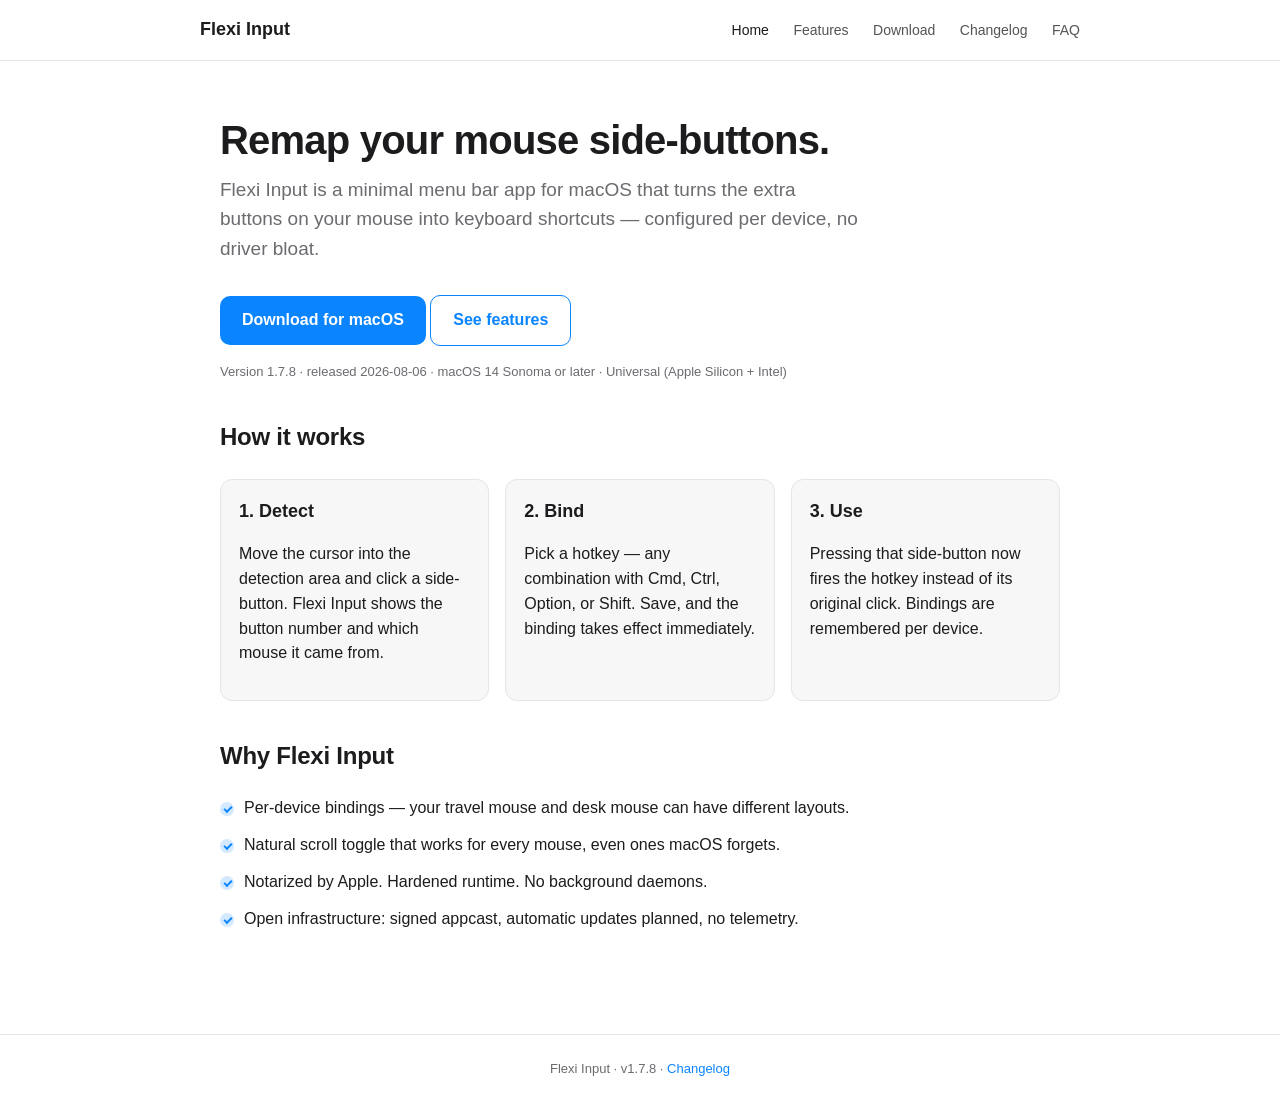
<file: index.html>
<!doctype html>
<html lang="en">
<head>
    <meta charset="utf-8">
    <meta name="viewport" content="width=device-width, initial-scale=1">
    <title>Flexi Input — remap mouse side-buttons to any hotkey</title>
    <meta name="description" content="A tiny menu bar app for macOS that turns your mouse side-buttons into keyboard shortcuts, per device.">
    <link rel="stylesheet" href="styles.css">
</head>
<body>
    <header class="site">
        <div class="inner">
            <a class="brand" href="./">Flexi Input</a>
            <nav>
                <a href="./" class="active">Home</a>
                <a href="features.html">Features</a>
                <a href="download.html">Download</a>
                <a href="changelog.html">Changelog</a>
                <a href="faq.html">FAQ</a>
            </nav>
        </div>
    </header>

    <main class="container">
        <h1>Remap your mouse side-buttons.</h1>
        <p class="lede">Flexi Input is a minimal menu bar app for macOS that turns the extra buttons on your mouse into keyboard shortcuts — configured per device, no driver bloat.</p>

        <p>
            <a class="cta" href="https://github.com/duypv/flexiinput/releases/download/v1.7.8/FlexiInput-1.7.8.dmg">Download for macOS</a>
            <a class="cta secondary" href="features.html">See features</a>
        </p>
        <p class="meta">Version 1.7.8 · released 2026-08-06 · macOS 14 Sonoma or later · Universal (Apple Silicon + Intel)</p>

        <h2>How it works</h2>
        <div class="cards">
            <div class="card">
                <h3>1. Detect</h3>
                <p>Move the cursor into the detection area and click a side-button. Flexi Input shows the button number and which mouse it came from.</p>
            </div>
            <div class="card">
                <h3>2. Bind</h3>
                <p>Pick a hotkey — any combination with Cmd, Ctrl, Option, or Shift. Save, and the binding takes effect immediately.</p>
            </div>
            <div class="card">
                <h3>3. Use</h3>
                <p>Pressing that side-button now fires the hotkey instead of its original click. Bindings are remembered per device.</p>
            </div>
        </div>

        <h2>Why Flexi Input</h2>
        <ul class="checks">
            <li>Per-device bindings — your travel mouse and desk mouse can have different layouts.</li>
            <li>Natural scroll toggle that works for every mouse, even ones macOS forgets.</li>
            <li>Notarized by Apple. Hardened runtime. No background daemons.</li>
            <li>Open infrastructure: signed appcast, automatic updates planned, no telemetry.</li>
        </ul>
    </main>

    <footer class="site">
        Flexi Input · v1.7.8 · <a href="changelog.html">Changelog</a>
    </footer>
</body>
</html>
</file>
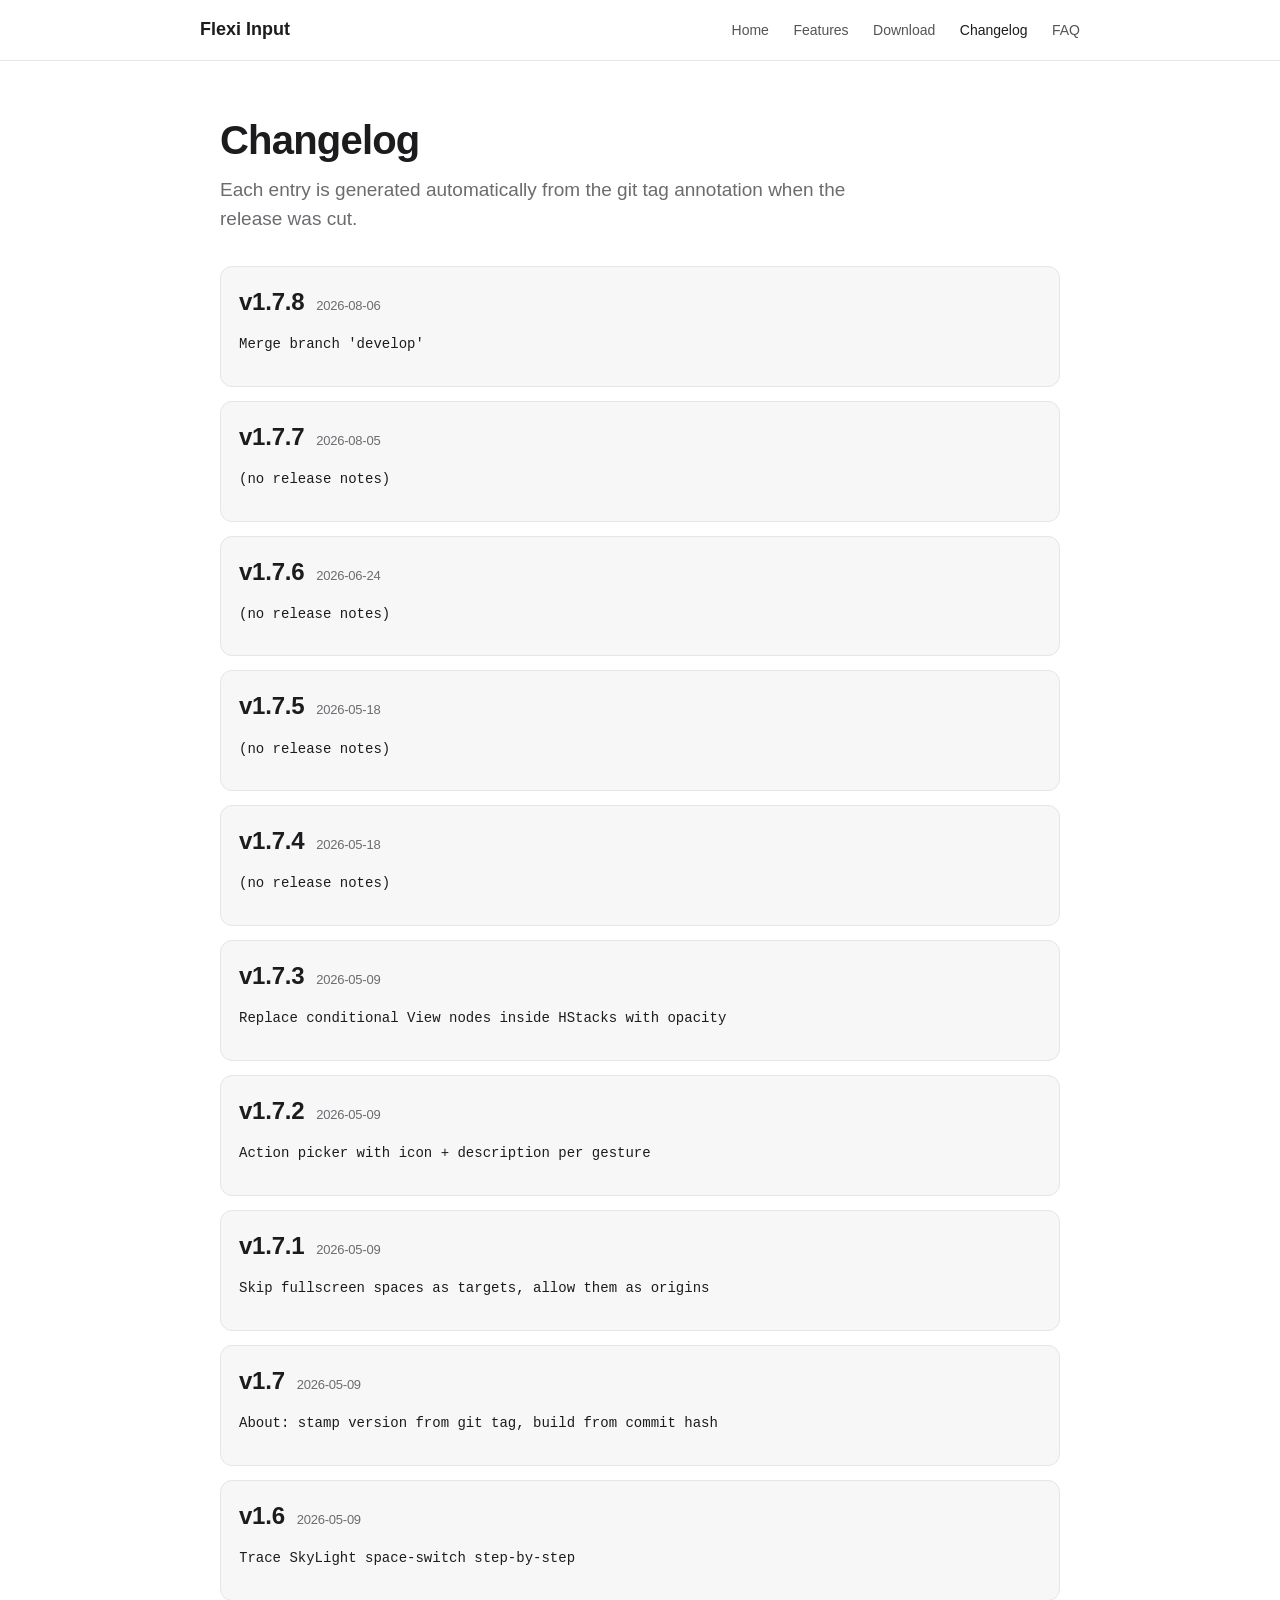
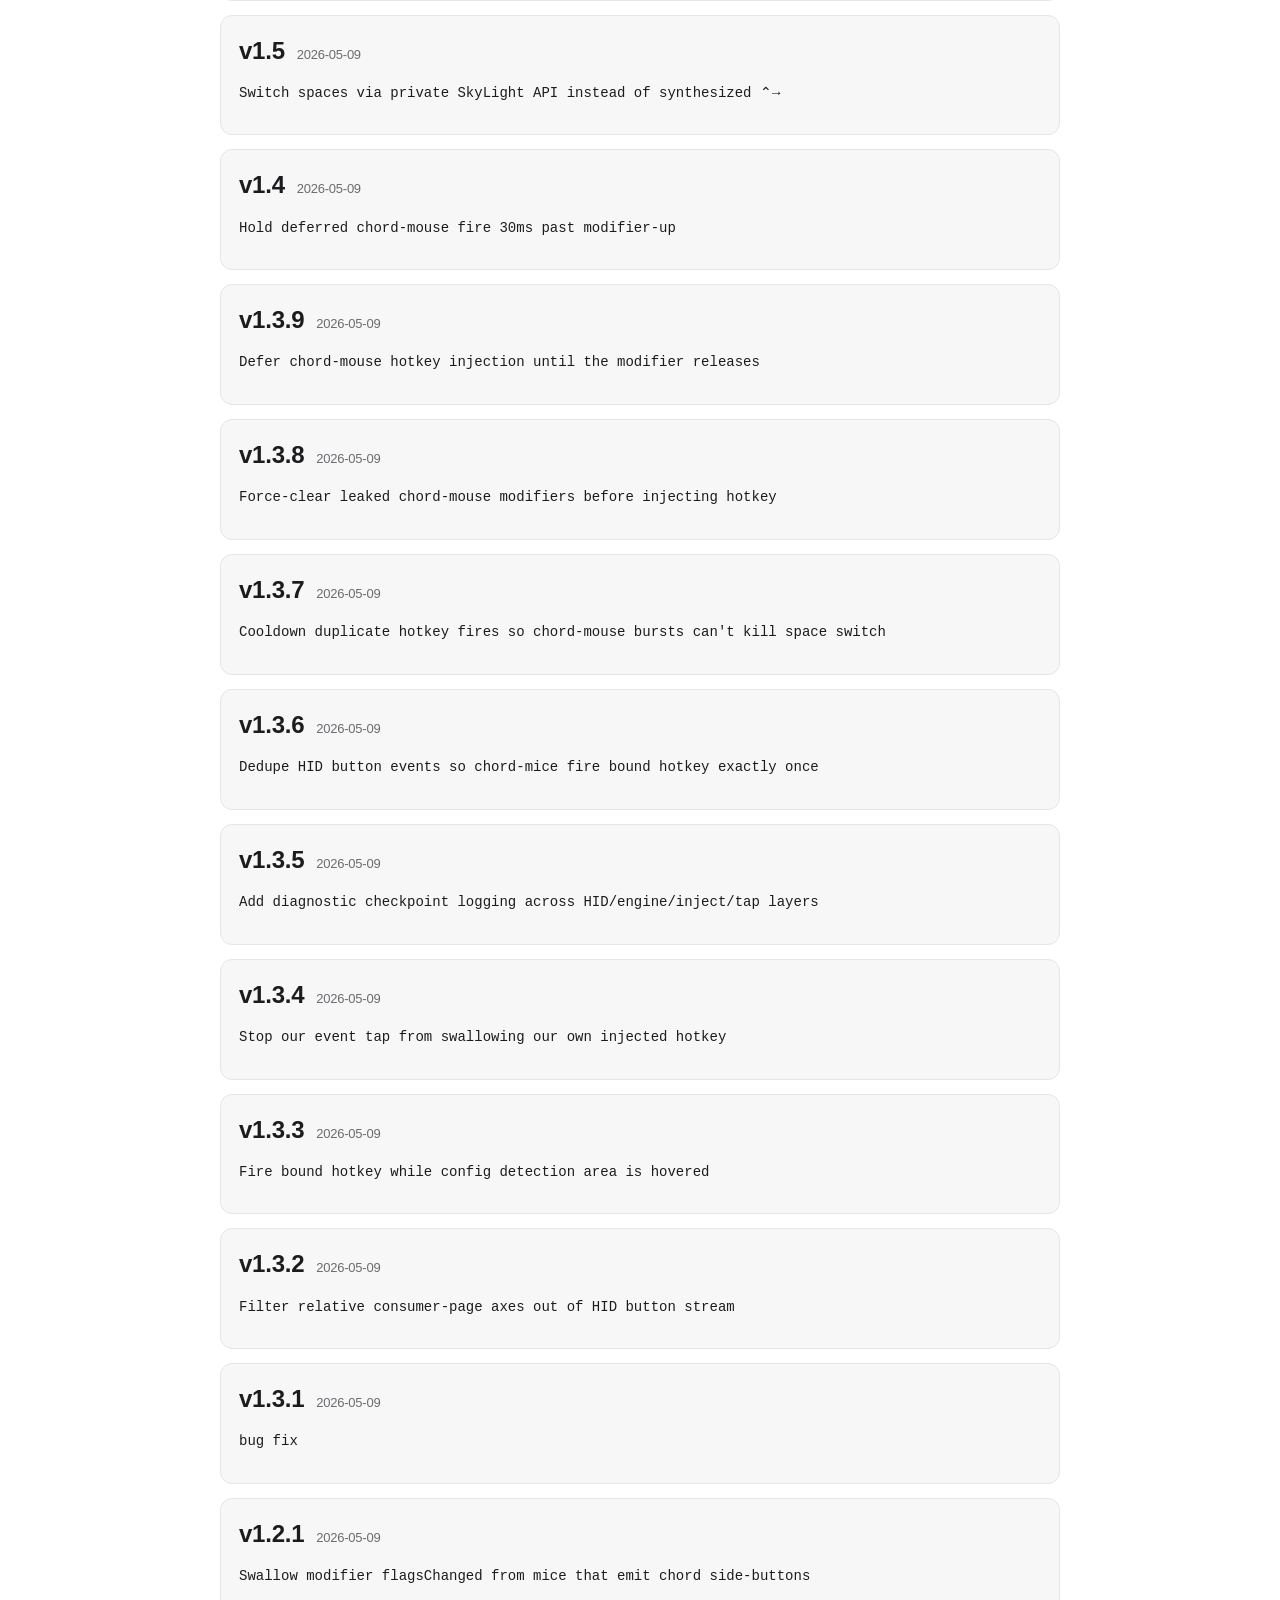
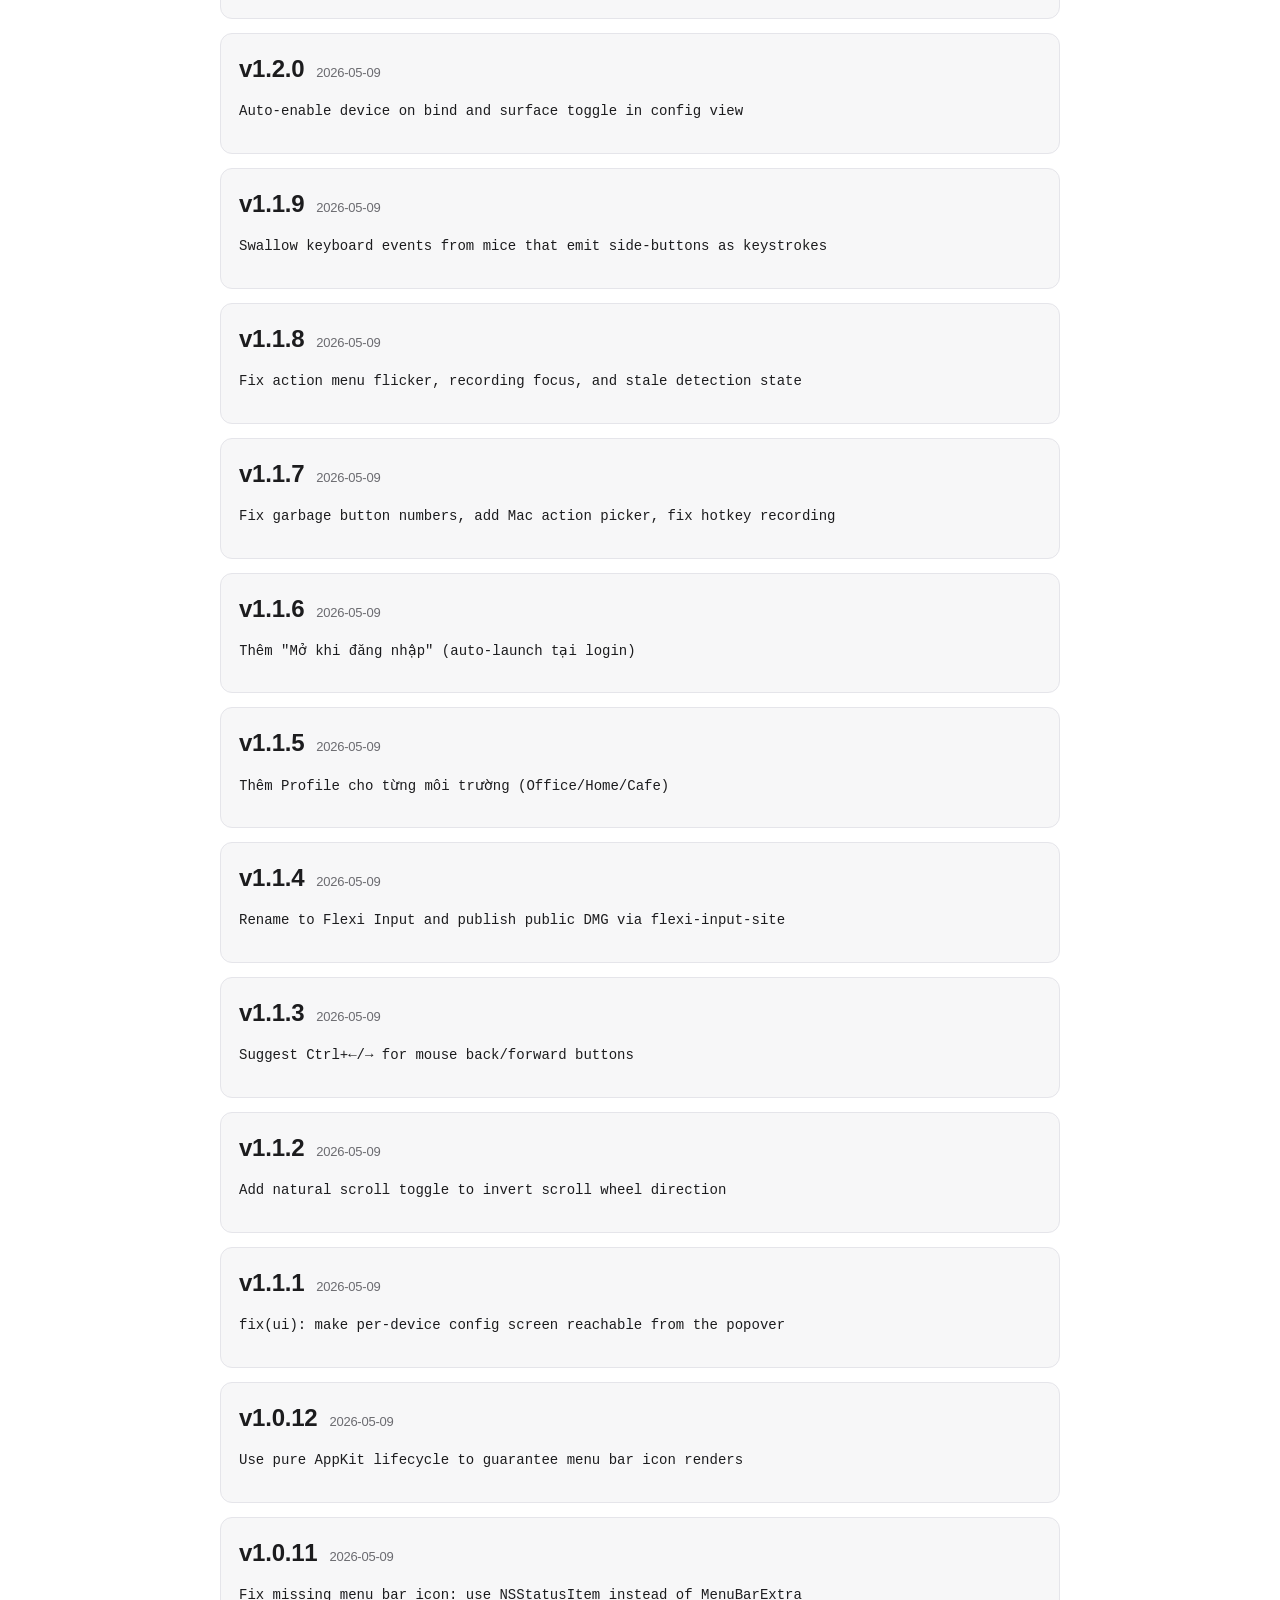
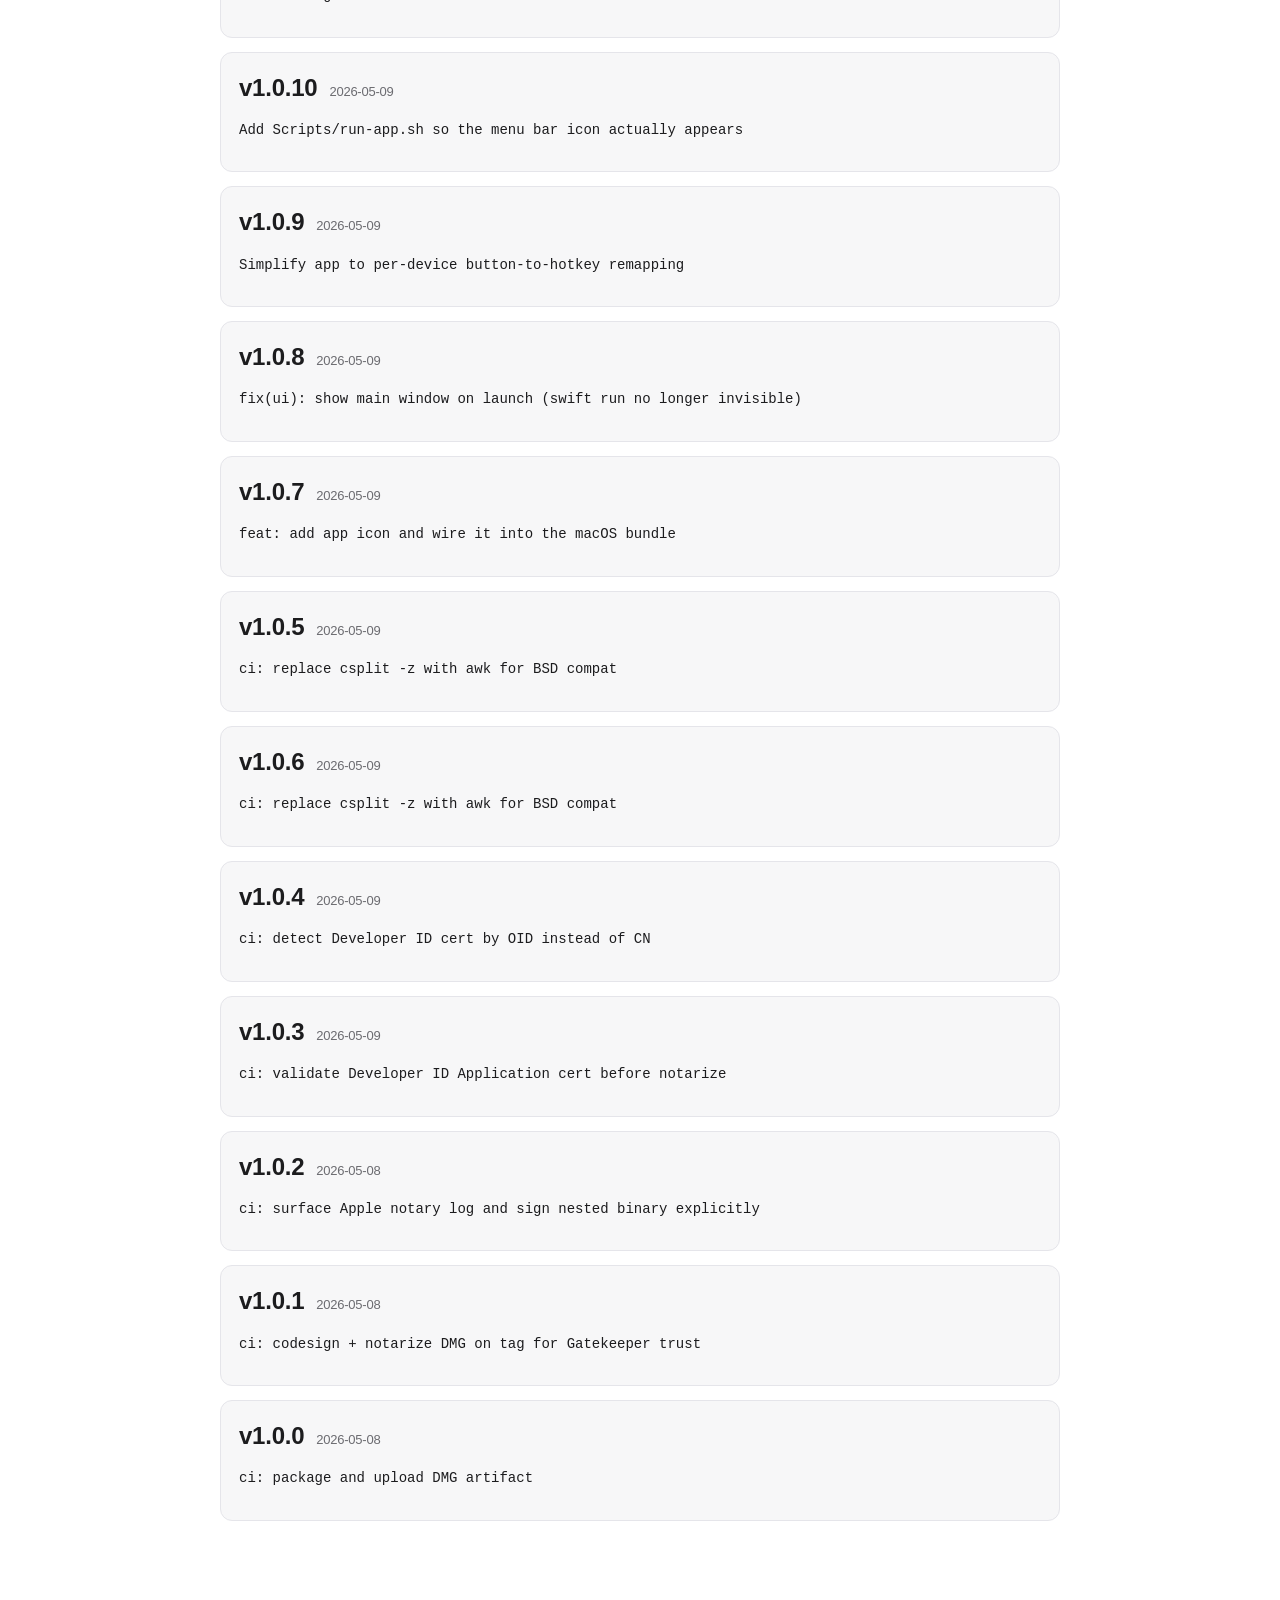
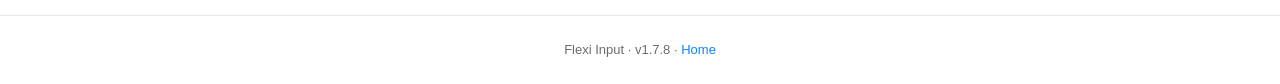
<file: changelog.html>
<!doctype html>
<html lang="en">
<head>
    <meta charset="utf-8">
    <meta name="viewport" content="width=device-width, initial-scale=1">
    <title>Changelog — Flexi Input</title>
    <link rel="stylesheet" href="styles.css">
</head>
<body>
    <header class="site">
        <div class="inner">
            <a class="brand" href="./">Flexi Input</a>
            <nav>
                <a href="./">Home</a>
                <a href="features.html">Features</a>
                <a href="download.html">Download</a>
                <a href="changelog.html" class="active">Changelog</a>
                <a href="faq.html">FAQ</a>
            </nav>
        </div>
    </header>

    <main class="container">
        <h1>Changelog</h1>
        <p class="lede">Each entry is generated automatically from the git tag annotation when the release was cut.</p>

        <section class="release"><h2>v1.7.8 <small>2026-08-06</small></h2><pre>Merge branch &#x27;develop&#x27;</pre></section>
<section class="release"><h2>v1.7.7 <small>2026-08-05</small></h2><pre>(no release notes)</pre></section>
<section class="release"><h2>v1.7.6 <small>2026-06-24</small></h2><pre>(no release notes)</pre></section>
<section class="release"><h2>v1.7.5 <small>2026-05-18</small></h2><pre>(no release notes)</pre></section>
<section class="release"><h2>v1.7.4 <small>2026-05-18</small></h2><pre>(no release notes)</pre></section>
<section class="release"><h2>v1.7.3 <small>2026-05-09</small></h2><pre>Replace conditional View nodes inside HStacks with opacity</pre></section>
<section class="release"><h2>v1.7.2 <small>2026-05-09</small></h2><pre>Action picker with icon + description per gesture</pre></section>
<section class="release"><h2>v1.7.1 <small>2026-05-09</small></h2><pre>Skip fullscreen spaces as targets, allow them as origins</pre></section>
<section class="release"><h2>v1.7 <small>2026-05-09</small></h2><pre>About: stamp version from git tag, build from commit hash</pre></section>
<section class="release"><h2>v1.6 <small>2026-05-09</small></h2><pre>Trace SkyLight space-switch step-by-step</pre></section>
<section class="release"><h2>v1.5 <small>2026-05-09</small></h2><pre>Switch spaces via private SkyLight API instead of synthesized ⌃→</pre></section>
<section class="release"><h2>v1.4 <small>2026-05-09</small></h2><pre>Hold deferred chord-mouse fire 30ms past modifier-up</pre></section>
<section class="release"><h2>v1.3.9 <small>2026-05-09</small></h2><pre>Defer chord-mouse hotkey injection until the modifier releases</pre></section>
<section class="release"><h2>v1.3.8 <small>2026-05-09</small></h2><pre>Force-clear leaked chord-mouse modifiers before injecting hotkey</pre></section>
<section class="release"><h2>v1.3.7 <small>2026-05-09</small></h2><pre>Cooldown duplicate hotkey fires so chord-mouse bursts can&#x27;t kill space switch</pre></section>
<section class="release"><h2>v1.3.6 <small>2026-05-09</small></h2><pre>Dedupe HID button events so chord-mice fire bound hotkey exactly once</pre></section>
<section class="release"><h2>v1.3.5 <small>2026-05-09</small></h2><pre>Add diagnostic checkpoint logging across HID/engine/inject/tap layers</pre></section>
<section class="release"><h2>v1.3.4 <small>2026-05-09</small></h2><pre>Stop our event tap from swallowing our own injected hotkey</pre></section>
<section class="release"><h2>v1.3.3 <small>2026-05-09</small></h2><pre>Fire bound hotkey while config detection area is hovered</pre></section>
<section class="release"><h2>v1.3.2 <small>2026-05-09</small></h2><pre>Filter relative consumer-page axes out of HID button stream</pre></section>
<section class="release"><h2>v1.3.1 <small>2026-05-09</small></h2><pre>bug fix</pre></section>
<section class="release"><h2>v1.2.1 <small>2026-05-09</small></h2><pre>Swallow modifier flagsChanged from mice that emit chord side-buttons</pre></section>
<section class="release"><h2>v1.2.0 <small>2026-05-09</small></h2><pre>Auto-enable device on bind and surface toggle in config view</pre></section>
<section class="release"><h2>v1.1.9 <small>2026-05-09</small></h2><pre>Swallow keyboard events from mice that emit side-buttons as keystrokes</pre></section>
<section class="release"><h2>v1.1.8 <small>2026-05-09</small></h2><pre>Fix action menu flicker, recording focus, and stale detection state</pre></section>
<section class="release"><h2>v1.1.7 <small>2026-05-09</small></h2><pre>Fix garbage button numbers, add Mac action picker, fix hotkey recording</pre></section>
<section class="release"><h2>v1.1.6 <small>2026-05-09</small></h2><pre>Thêm &quot;Mở khi đăng nhập&quot; (auto-launch tại login)</pre></section>
<section class="release"><h2>v1.1.5 <small>2026-05-09</small></h2><pre>Thêm Profile cho từng môi trường (Office/Home/Cafe)</pre></section>
<section class="release"><h2>v1.1.4 <small>2026-05-09</small></h2><pre>Rename to Flexi Input and publish public DMG via flexi-input-site</pre></section>
<section class="release"><h2>v1.1.3 <small>2026-05-09</small></h2><pre>Suggest Ctrl+←/→ for mouse back/forward buttons</pre></section>
<section class="release"><h2>v1.1.2 <small>2026-05-09</small></h2><pre>Add natural scroll toggle to invert scroll wheel direction</pre></section>
<section class="release"><h2>v1.1.1 <small>2026-05-09</small></h2><pre>fix(ui): make per-device config screen reachable from the popover</pre></section>
<section class="release"><h2>v1.0.12 <small>2026-05-09</small></h2><pre>Use pure AppKit lifecycle to guarantee menu bar icon renders</pre></section>
<section class="release"><h2>v1.0.11 <small>2026-05-09</small></h2><pre>Fix missing menu bar icon: use NSStatusItem instead of MenuBarExtra</pre></section>
<section class="release"><h2>v1.0.10 <small>2026-05-09</small></h2><pre>Add Scripts/run-app.sh so the menu bar icon actually appears</pre></section>
<section class="release"><h2>v1.0.9 <small>2026-05-09</small></h2><pre>Simplify app to per-device button-to-hotkey remapping</pre></section>
<section class="release"><h2>v1.0.8 <small>2026-05-09</small></h2><pre>fix(ui): show main window on launch (swift run no longer invisible)</pre></section>
<section class="release"><h2>v1.0.7 <small>2026-05-09</small></h2><pre>feat: add app icon and wire it into the macOS bundle</pre></section>
<section class="release"><h2>v1.0.5 <small>2026-05-09</small></h2><pre>ci: replace csplit -z with awk for BSD compat</pre></section>
<section class="release"><h2>v1.0.6 <small>2026-05-09</small></h2><pre>ci: replace csplit -z with awk for BSD compat</pre></section>
<section class="release"><h2>v1.0.4 <small>2026-05-09</small></h2><pre>ci: detect Developer ID cert by OID instead of CN</pre></section>
<section class="release"><h2>v1.0.3 <small>2026-05-09</small></h2><pre>ci: validate Developer ID Application cert before notarize</pre></section>
<section class="release"><h2>v1.0.2 <small>2026-05-08</small></h2><pre>ci: surface Apple notary log and sign nested binary explicitly</pre></section>
<section class="release"><h2>v1.0.1 <small>2026-05-08</small></h2><pre>ci: codesign + notarize DMG on tag for Gatekeeper trust</pre></section>
<section class="release"><h2>v1.0.0 <small>2026-05-08</small></h2><pre>ci: package and upload DMG artifact</pre></section>
    </main>

    <footer class="site">
        Flexi Input · v1.7.8 · <a href="./">Home</a>
    </footer>
</body>
</html>
</file>
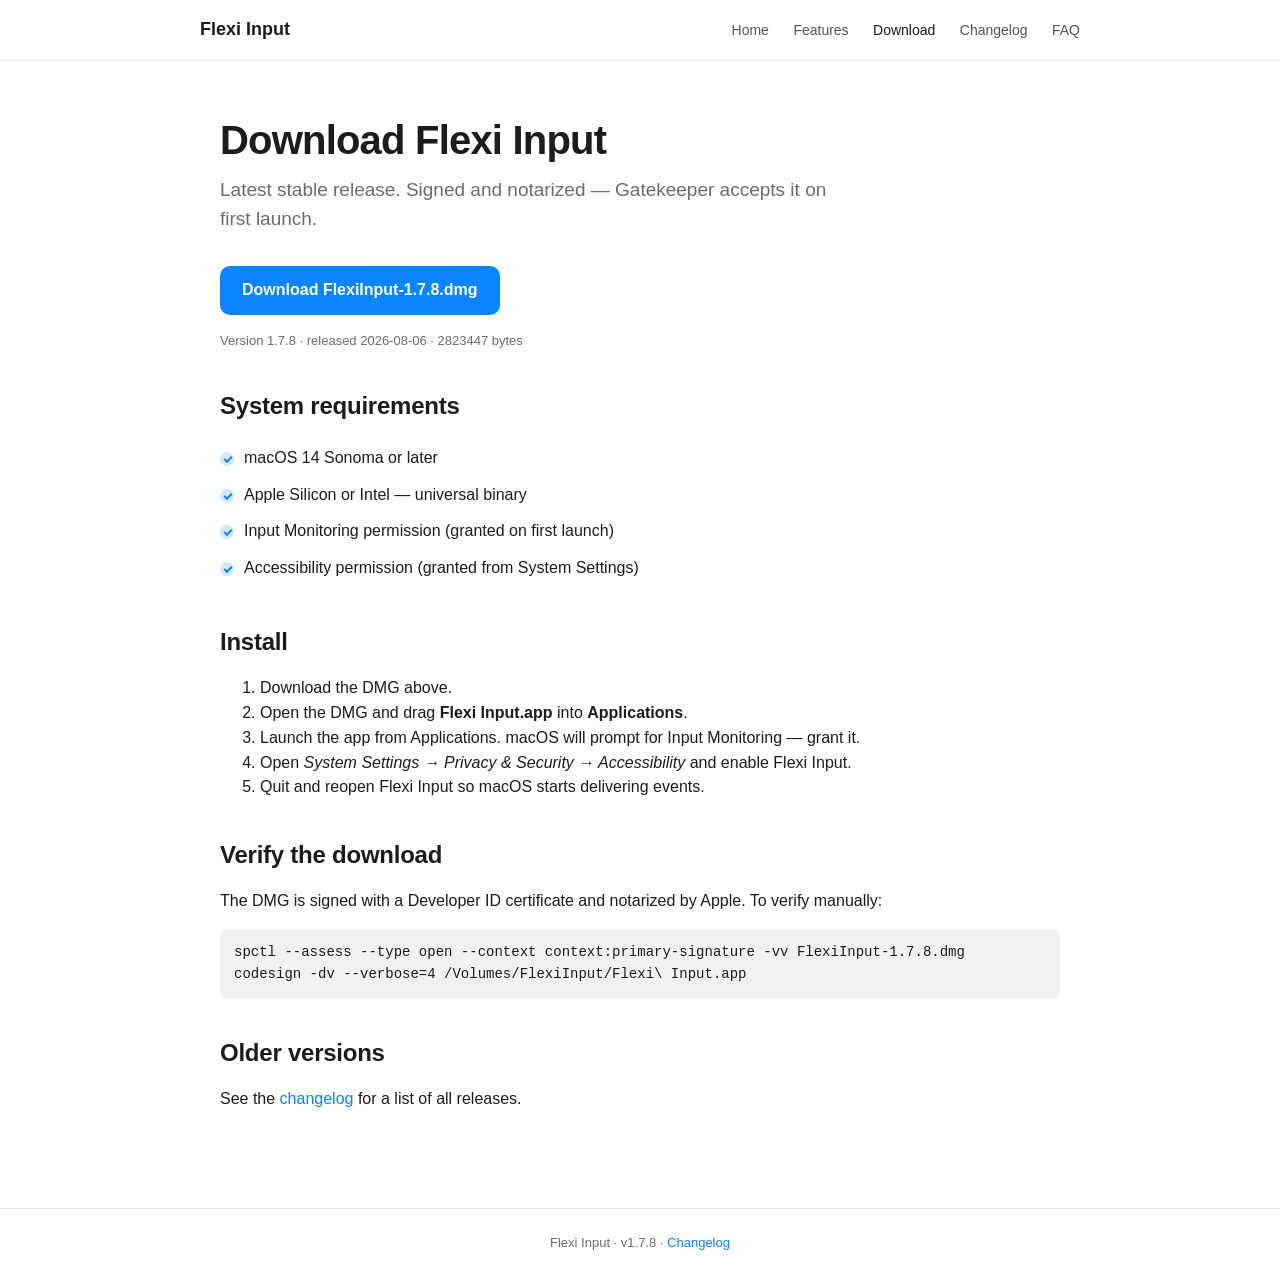
<file: download.html>
<!doctype html>
<html lang="en">
<head>
    <meta charset="utf-8">
    <meta name="viewport" content="width=device-width, initial-scale=1">
    <title>Download — Flexi Input</title>
    <link rel="stylesheet" href="styles.css">
</head>
<body>
    <header class="site">
        <div class="inner">
            <a class="brand" href="./">Flexi Input</a>
            <nav>
                <a href="./">Home</a>
                <a href="features.html">Features</a>
                <a href="download.html" class="active">Download</a>
                <a href="changelog.html">Changelog</a>
                <a href="faq.html">FAQ</a>
            </nav>
        </div>
    </header>

    <main class="container">
        <h1>Download Flexi Input</h1>
        <p class="lede">Latest stable release. Signed and notarized — Gatekeeper accepts it on first launch.</p>

        <p>
            <a class="cta" href="https://github.com/duypv/flexiinput/releases/download/v1.7.8/FlexiInput-1.7.8.dmg">Download FlexiInput-1.7.8.dmg</a>
        </p>
        <p class="meta">Version 1.7.8 · released 2026-08-06 · 2823447 bytes</p>

        <h2>System requirements</h2>
        <ul class="checks">
            <li>macOS 14 Sonoma or later</li>
            <li>Apple Silicon or Intel — universal binary</li>
            <li>Input Monitoring permission (granted on first launch)</li>
            <li>Accessibility permission (granted from System Settings)</li>
        </ul>

        <h2>Install</h2>
        <ol>
            <li>Download the DMG above.</li>
            <li>Open the DMG and drag <strong>Flexi Input.app</strong> into <strong>Applications</strong>.</li>
            <li>Launch the app from Applications. macOS will prompt for Input Monitoring — grant it.</li>
            <li>Open <em>System Settings → Privacy &amp; Security → Accessibility</em> and enable Flexi Input.</li>
            <li>Quit and reopen Flexi Input so macOS starts delivering events.</li>
        </ol>

        <h2>Verify the download</h2>
        <p>The DMG is signed with a Developer ID certificate and notarized by Apple. To verify manually:</p>
<pre><code>spctl --assess --type open --context context:primary-signature -vv FlexiInput-1.7.8.dmg
codesign -dv --verbose=4 /Volumes/FlexiInput/Flexi\ Input.app</code></pre>

        <h2>Older versions</h2>
        <p>See the <a href="changelog.html">changelog</a> for a list of all releases.</p>
    </main>

    <footer class="site">
        Flexi Input · v1.7.8 · <a href="changelog.html">Changelog</a>
    </footer>
</body>
</html>
</file>
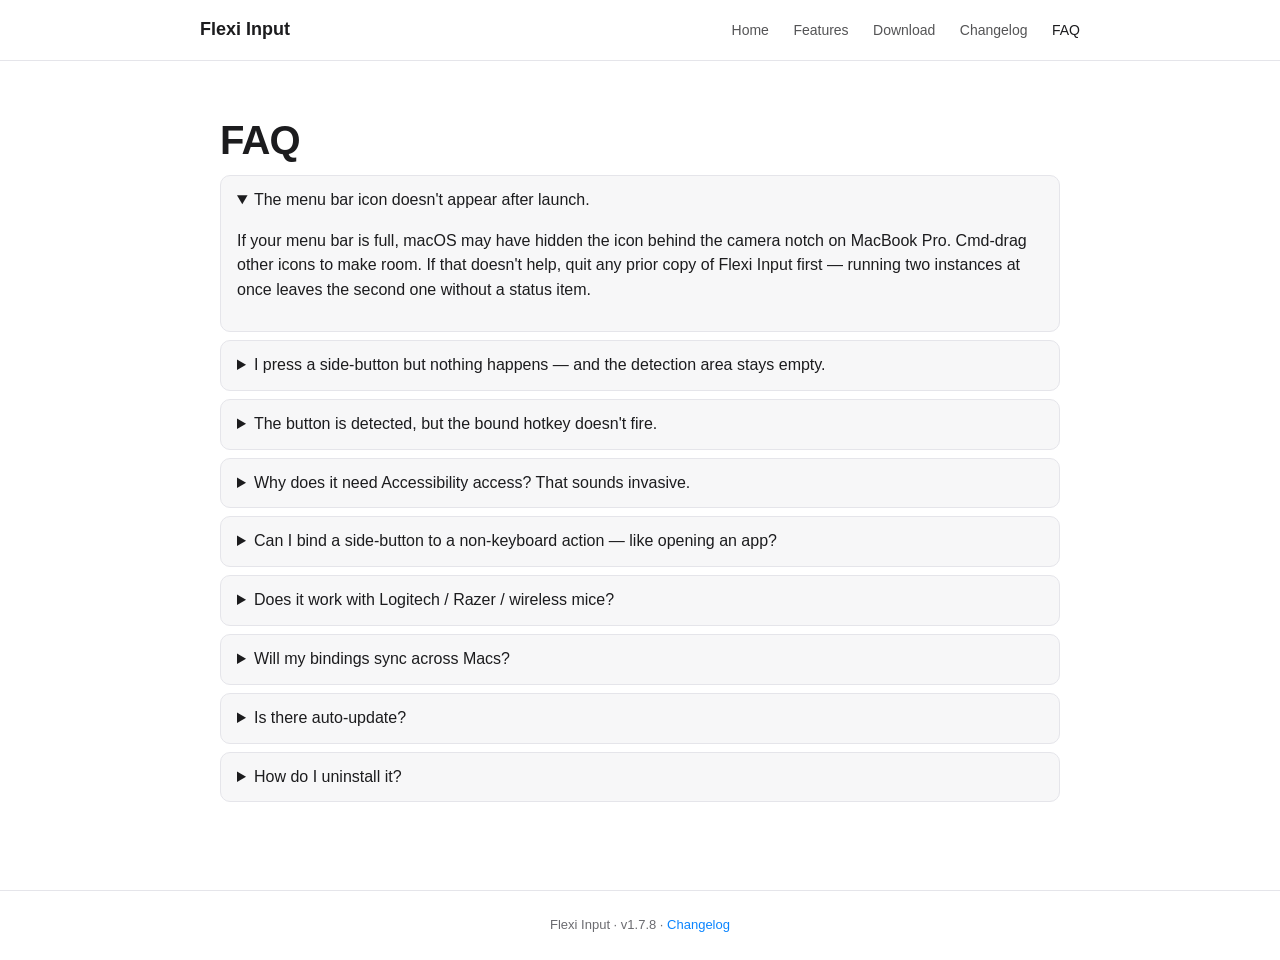
<file: faq.html>
<!doctype html>
<html lang="en">
<head>
    <meta charset="utf-8">
    <meta name="viewport" content="width=device-width, initial-scale=1">
    <title>FAQ — Flexi Input</title>
    <link rel="stylesheet" href="styles.css">
</head>
<body>
    <header class="site">
        <div class="inner">
            <a class="brand" href="./">Flexi Input</a>
            <nav>
                <a href="./">Home</a>
                <a href="features.html">Features</a>
                <a href="download.html">Download</a>
                <a href="changelog.html">Changelog</a>
                <a href="faq.html" class="active">FAQ</a>
            </nav>
        </div>
    </header>

    <main class="container">
        <h1>FAQ</h1>

        <details open>
            <summary>The menu bar icon doesn't appear after launch.</summary>
            <p>If your menu bar is full, macOS may have hidden the icon behind the camera notch on MacBook Pro. Cmd-drag other icons to make room. If that doesn't help, quit any prior copy of Flexi Input first — running two instances at once leaves the second one without a status item.</p>
        </details>

        <details>
            <summary>I press a side-button but nothing happens — and the detection area stays empty.</summary>
            <p>Flexi Input needs <strong>Input Monitoring</strong> permission for macOS to deliver HID events. Open <em>System Settings → Privacy &amp; Security → Input Monitoring</em>, enable Flexi Input, then quit and relaunch the app. The detection area will start filling in as soon as macOS routes events again.</p>
        </details>

        <details>
            <summary>The button is detected, but the bound hotkey doesn't fire.</summary>
            <p>That's the <strong>Accessibility</strong> permission. Without it the app can't install the event tap that swallows the original click and posts the hotkey. Toggle Flexi Input on under <em>System Settings → Privacy &amp; Security → Accessibility</em> and relaunch.</p>
        </details>

        <details>
            <summary>Why does it need Accessibility access? That sounds invasive.</summary>
            <p>The only thing Flexi Input does with the Accessibility entitlement is install a <code>CGEventTap</code> on mouse-button events. macOS doesn't expose a more granular permission for that; any app that synthesizes a keyboard shortcut needs the same access. The source code is auditable — Flexi Input does not log keystrokes, take screenshots, or connect to the network.</p>
        </details>

        <details>
            <summary>Can I bind a side-button to a non-keyboard action — like opening an app?</summary>
            <p>Not directly. Flexi Input only posts <em>keyboard shortcuts</em>. Combine it with a system-wide hotkey from another app (Raycast, Alfred, macOS Shortcuts) to chain to anything you want.</p>
        </details>

        <details>
            <summary>Does it work with Logitech / Razer / wireless mice?</summary>
            <p>Yes — anything macOS recognizes as a HID mouse appears in the device list. Vendor drivers (Logi Options+, Razer Synapse) sometimes intercept side-buttons before macOS sees them; if your mouse has a vendor driver, configure those buttons to send a generic "Button 4 / 5 / etc." event so Flexi Input can pick them up.</p>
        </details>

        <details>
            <summary>Will my bindings sync across Macs?</summary>
            <p>Not in this version. Bindings are stored in <code>~/Library/Preferences/com.cafesg.FlexiInput.plist</code>. You can copy that file across machines, or wait for cloud sync to be added.</p>
        </details>

        <details>
            <summary>Is there auto-update?</summary>
            <p>The release infrastructure publishes a signed Sparkle appcast at <code>appcast.xml</code>, so once the in-app updater ships, Flexi Input will check for new versions automatically. Until then, watch this site or the changelog page.</p>
        </details>

        <details>
            <summary>How do I uninstall it?</summary>
            <p>Quit the app from its menu bar icon, drag <strong>Flexi Input.app</strong> from <em>Applications</em> to the Trash, and remove <code>~/Library/Preferences/com.cafesg.FlexiInput.plist</code> if you want to wipe stored bindings.</p>
        </details>
    </main>

    <footer class="site">
        Flexi Input · v1.7.8 · <a href="changelog.html">Changelog</a>
    </footer>
</body>
</html>
</file>
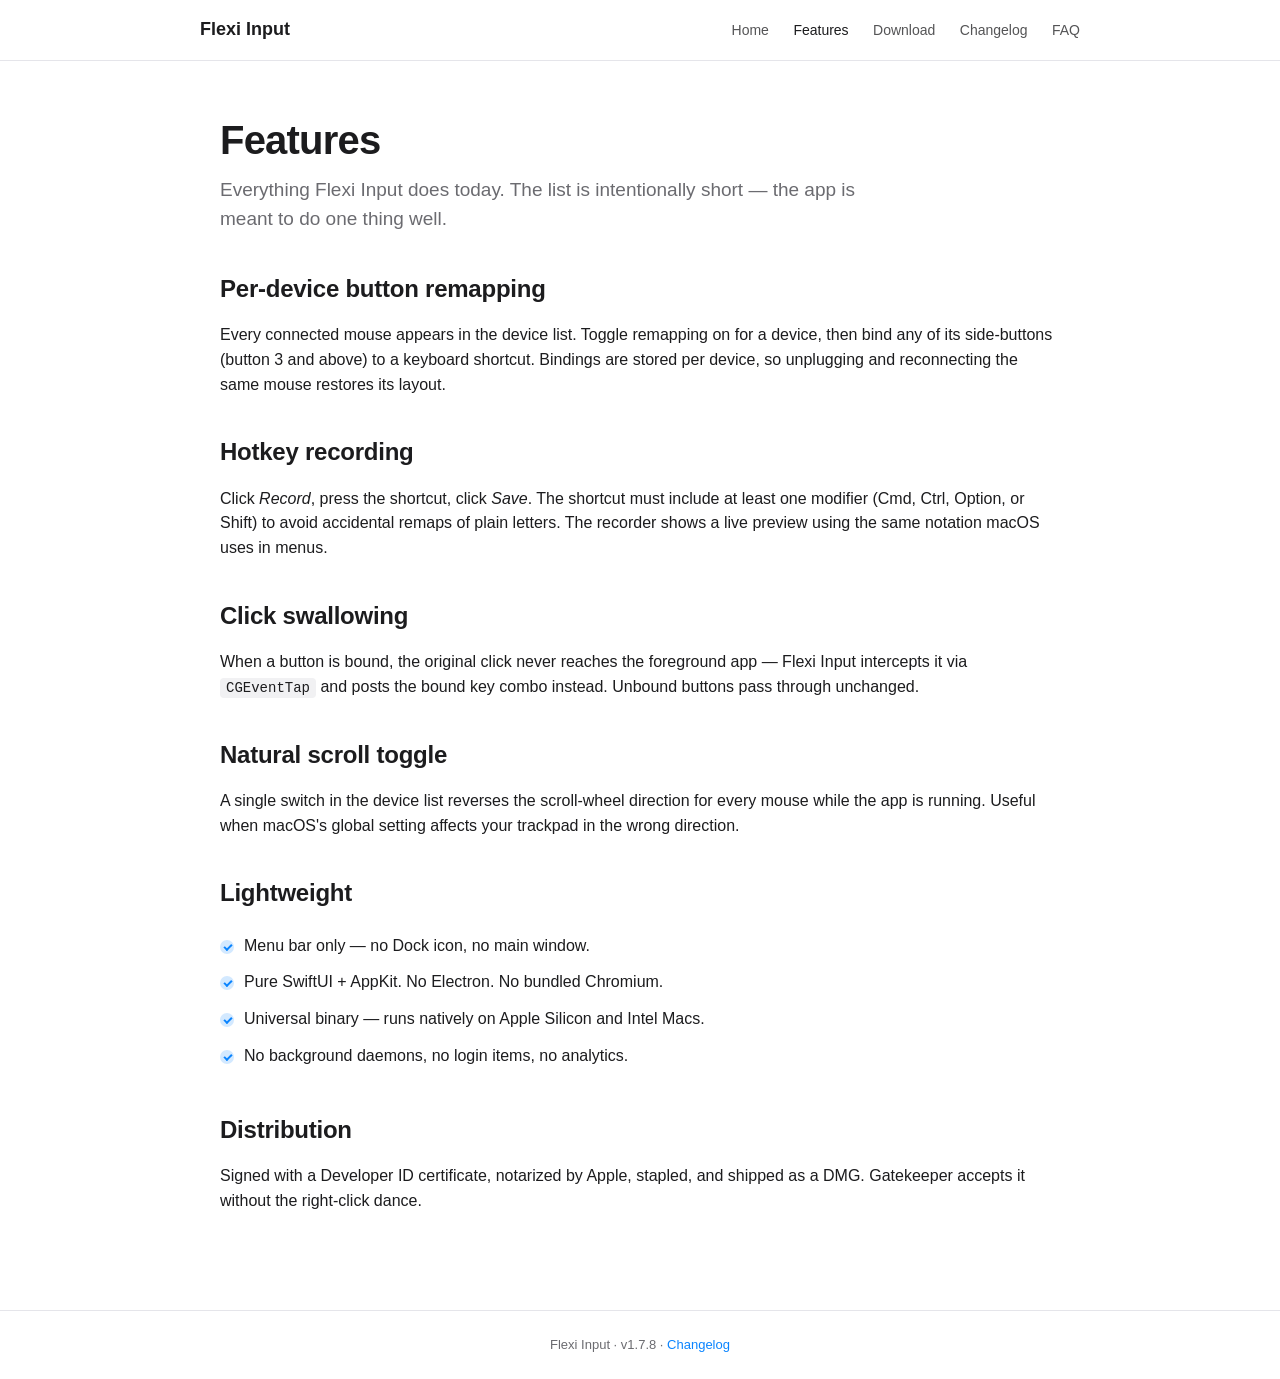
<file: features.html>
<!doctype html>
<html lang="en">
<head>
    <meta charset="utf-8">
    <meta name="viewport" content="width=device-width, initial-scale=1">
    <title>Features — Flexi Input</title>
    <link rel="stylesheet" href="styles.css">
</head>
<body>
    <header class="site">
        <div class="inner">
            <a class="brand" href="./">Flexi Input</a>
            <nav>
                <a href="./">Home</a>
                <a href="features.html" class="active">Features</a>
                <a href="download.html">Download</a>
                <a href="changelog.html">Changelog</a>
                <a href="faq.html">FAQ</a>
            </nav>
        </div>
    </header>

    <main class="container">
        <h1>Features</h1>
        <p class="lede">Everything Flexi Input does today. The list is intentionally short — the app is meant to do one thing well.</p>

        <h2>Per-device button remapping</h2>
        <p>Every connected mouse appears in the device list. Toggle remapping on for a device, then bind any of its side-buttons (button 3 and above) to a keyboard shortcut. Bindings are stored per device, so unplugging and reconnecting the same mouse restores its layout.</p>

        <h2>Hotkey recording</h2>
        <p>Click <em>Record</em>, press the shortcut, click <em>Save</em>. The shortcut must include at least one modifier (Cmd, Ctrl, Option, or Shift) to avoid accidental remaps of plain letters. The recorder shows a live preview using the same notation macOS uses in menus.</p>

        <h2>Click swallowing</h2>
        <p>When a button is bound, the original click never reaches the foreground app — Flexi Input intercepts it via <code>CGEventTap</code> and posts the bound key combo instead. Unbound buttons pass through unchanged.</p>

        <h2>Natural scroll toggle</h2>
        <p>A single switch in the device list reverses the scroll-wheel direction for every mouse while the app is running. Useful when macOS's global setting affects your trackpad in the wrong direction.</p>

        <h2>Lightweight</h2>
        <ul class="checks">
            <li>Menu bar only — no Dock icon, no main window.</li>
            <li>Pure SwiftUI + AppKit. No Electron. No bundled Chromium.</li>
            <li>Universal binary — runs natively on Apple Silicon and Intel Macs.</li>
            <li>No background daemons, no login items, no analytics.</li>
        </ul>

        <h2>Distribution</h2>
        <p>Signed with a Developer ID certificate, notarized by Apple, stapled, and shipped as a DMG. Gatekeeper accepts it without the right-click dance.</p>
    </main>

    <footer class="site">
        Flexi Input · v1.7.8 · <a href="changelog.html">Changelog</a>
    </footer>
</body>
</html>
</file>
<file: styles.css>
:root {
    color-scheme: light dark;
    --bg: #ffffff;
    --fg: #1c1c1e;
    --muted: #6b6b70;
    --accent: #0a84ff;
    --accent-fg: #ffffff;
    --border: #e5e5ea;
    --card: #f7f7f8;
    --code-bg: #f1f1f3;
    --max: 880px;
}

@media (prefers-color-scheme: dark) {
    :root {
        --bg: #1c1c1e;
        --fg: #f5f5f7;
        --muted: #a1a1a6;
        --accent: #0a84ff;
        --accent-fg: #ffffff;
        --border: #2c2c2e;
        --card: #232325;
        --code-bg: #2c2c2e;
    }
}

* { box-sizing: border-box; }

html, body {
    margin: 0;
    padding: 0;
    background: var(--bg);
    color: var(--fg);
    font-family: -apple-system, BlinkMacSystemFont, "SF Pro Text", "Helvetica Neue", Arial, sans-serif;
    font-size: 16px;
    line-height: 1.55;
    -webkit-font-smoothing: antialiased;
}

a { color: var(--accent); text-decoration: none; }
a:hover { text-decoration: underline; }

.container {
    max-width: var(--max);
    margin: 0 auto;
    padding: 24px 20px 80px;
}

header.site {
    border-bottom: 1px solid var(--border);
    padding: 16px 20px;
}

header.site .inner {
    max-width: var(--max);
    margin: 0 auto;
    display: flex;
    align-items: center;
    justify-content: space-between;
    gap: 24px;
}

header.site .brand {
    font-weight: 600;
    font-size: 18px;
    color: var(--fg);
}

header.site nav a {
    color: var(--fg);
    margin-left: 20px;
    font-size: 14px;
    opacity: 0.75;
}

header.site nav a:hover,
header.site nav a.active {
    opacity: 1;
    text-decoration: none;
}

footer.site {
    border-top: 1px solid var(--border);
    padding: 24px 20px;
    color: var(--muted);
    font-size: 13px;
    text-align: center;
}

h1 { font-size: 40px; line-height: 1.15; margin: 32px 0 12px; letter-spacing: -0.02em; }
h2 { font-size: 24px; margin: 36px 0 12px; letter-spacing: -0.01em; }
h3 { font-size: 18px; margin: 24px 0 8px; }

.lede { font-size: 19px; color: var(--muted); margin: 0 0 32px; max-width: 640px; }

.cta {
    display: inline-flex;
    align-items: center;
    gap: 8px;
    background: var(--accent);
    color: var(--accent-fg);
    padding: 12px 22px;
    border-radius: 10px;
    font-weight: 600;
    font-size: 16px;
}
.cta:hover { text-decoration: none; opacity: 0.92; }
.cta.secondary {
    background: transparent;
    color: var(--accent);
    border: 1px solid var(--accent);
}

.meta {
    color: var(--muted);
    font-size: 13px;
    margin-top: 10px;
}

.cards {
    display: grid;
    grid-template-columns: repeat(auto-fit, minmax(240px, 1fr));
    gap: 16px;
    margin: 24px 0;
}
.card {
    background: var(--card);
    border: 1px solid var(--border);
    border-radius: 12px;
    padding: 18px;
}
.card h3 { margin-top: 0; }

pre, code {
    font-family: ui-monospace, SFMono-Regular, "SF Mono", Menlo, Consolas, monospace;
    font-size: 14px;
}
pre {
    background: var(--code-bg);
    padding: 12px 14px;
    border-radius: 8px;
    overflow-x: auto;
}
code { background: var(--code-bg); padding: 2px 6px; border-radius: 4px; }
pre code { background: transparent; padding: 0; }

.release {
    border: 1px solid var(--border);
    border-radius: 12px;
    padding: 16px 18px;
    margin-bottom: 14px;
    background: var(--card);
}
.release h2 { margin-top: 0; display: flex; align-items: baseline; gap: 12px; }
.release h2 small { color: var(--muted); font-size: 13px; font-weight: 400; }
.release pre { background: transparent; padding: 0; white-space: pre-wrap; }

ul.checks { list-style: none; padding: 0; }
ul.checks li { padding: 6px 0 6px 24px; position: relative; }
ul.checks li::before {
    content: "";
    position: absolute;
    left: 0; top: 12px;
    width: 14px; height: 14px;
    border-radius: 50%;
    background: var(--accent);
    opacity: 0.18;
}
ul.checks li::after {
    content: "";
    position: absolute;
    left: 4px; top: 16px;
    width: 6px; height: 3px;
    border-left: 2px solid var(--accent);
    border-bottom: 2px solid var(--accent);
    transform: rotate(-45deg);
}

details {
    border: 1px solid var(--border);
    border-radius: 10px;
    padding: 12px 16px;
    margin: 8px 0;
    background: var(--card);
}
details summary {
    cursor: pointer;
    font-weight: 500;
}
details[open] summary { margin-bottom: 8px; }
</file>
